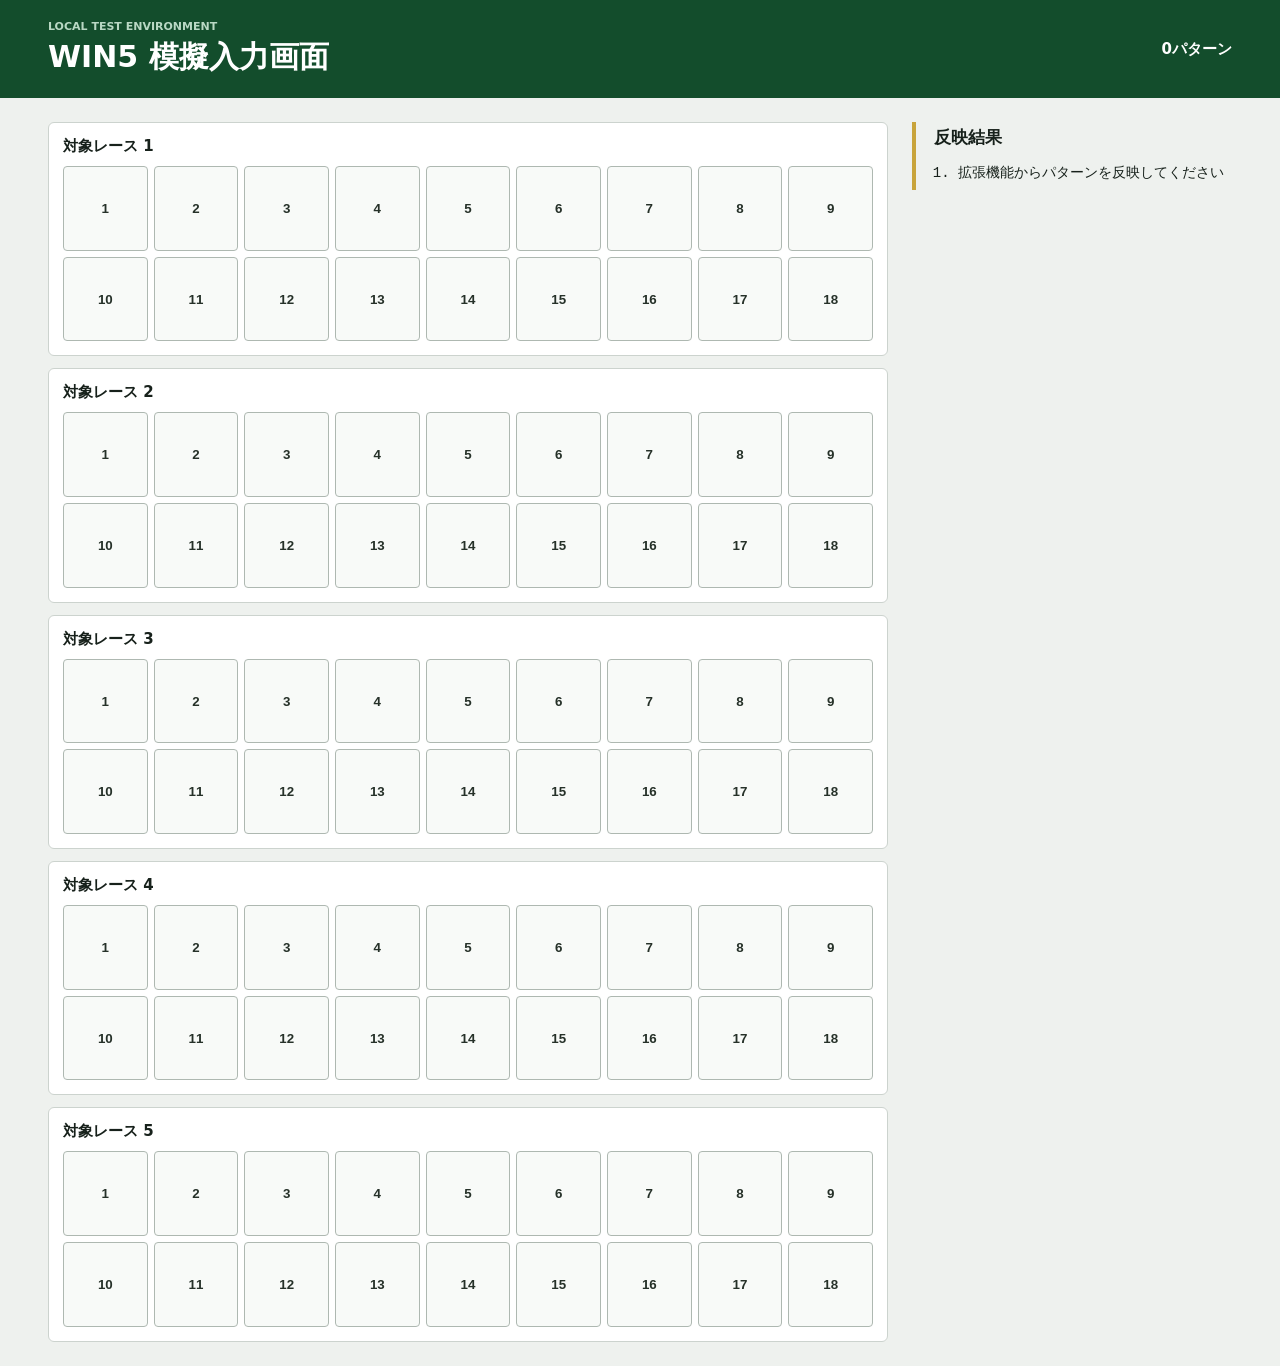
<file: chrome-extension/mock/index.html>
<!doctype html>
<html lang="ja">
  <head>
    <meta charset="utf-8">
    <meta name="viewport" content="width=device-width, initial-scale=1">
    <title>WIN5 Mock Form</title>
    <link rel="stylesheet" href="styles.css">
  </head>
  <body>
    <header>
      <div>
        <p class="eyebrow">LOCAL TEST ENVIRONMENT</p>
        <h1>WIN5 模擬入力画面</h1>
      </div>
      <strong id="count">0パターン</strong>
    </header>
    <main>
      <section data-win5-mock="form" aria-label="WIN5模擬フォーム">
        <div id="races" class="races"></div>
      </section>
      <section class="results" aria-labelledby="results-title">
        <h2 id="results-title">反映結果</h2>
        <ol id="patterns"><li>拡張機能からパターンを反映してください</li></ol>
      </section>
    </main>
    <script src="mock.js"></script>
  </body>
</html>
</file>
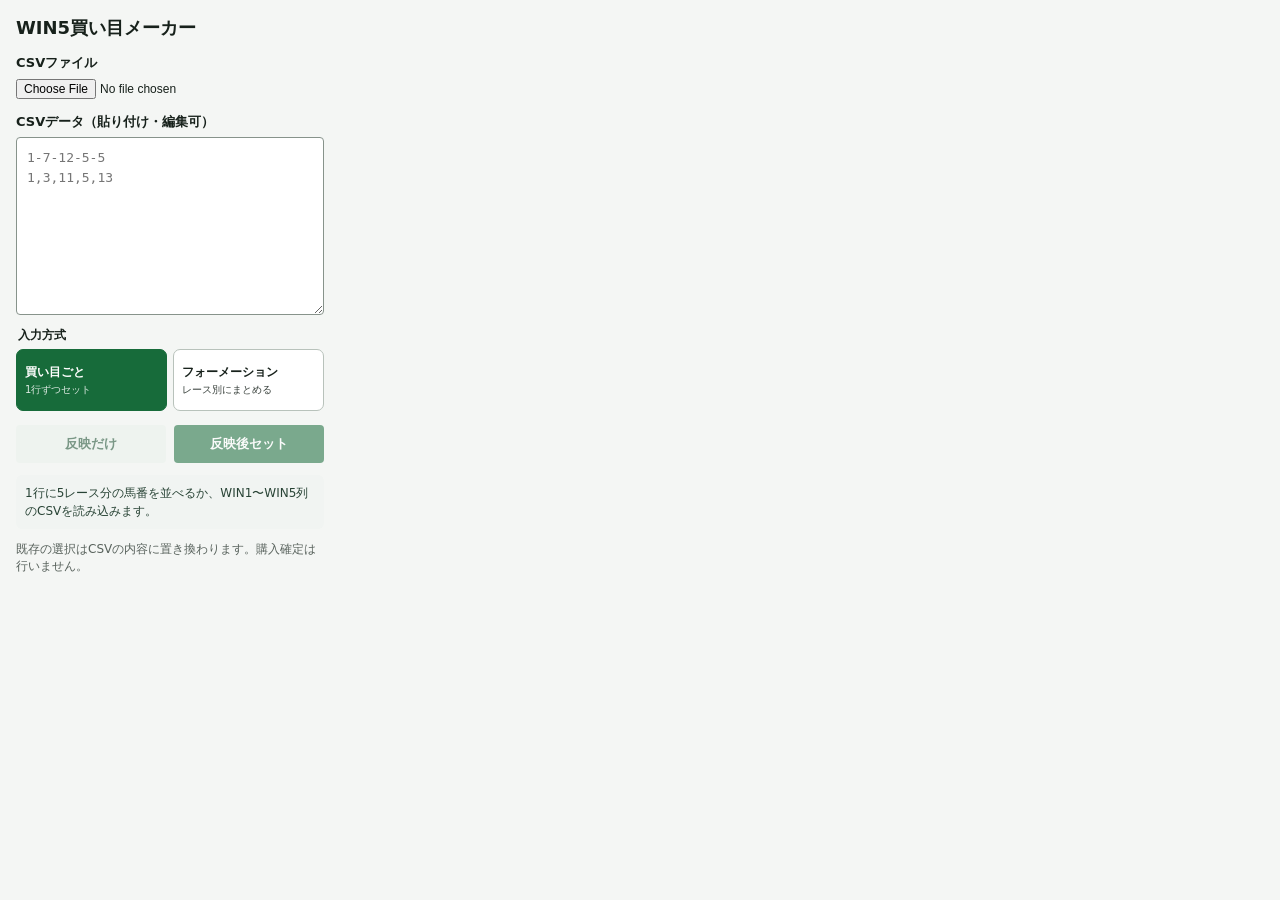
<file: chrome-extension/popup.html>
<!doctype html>
<html lang="ja">
  <head>
    <meta charset="utf-8">
    <meta name="viewport" content="width=device-width, initial-scale=1">
    <title>WIN5買い目メーカー</title>
    <link rel="stylesheet" href="popup.css">
  </head>
  <body>
    <main>
      <h1>WIN5買い目メーカー</h1>
      <label for="csvFile">CSVファイル</label>
      <input id="csvFile" type="file" accept=".csv,text/csv">
      <label for="patterns">CSVデータ（貼り付け・編集可）</label>
      <textarea id="patterns" rows="8" spellcheck="false" placeholder="1-7-12-5-5&#10;1,3,11,5,13"></textarea>
      <fieldset class="mode-select">
        <legend>入力方式</legend>
        <label class="mode-option selected"><input type="radio" name="mode" value="rows" checked><span>買い目ごと<small>1行ずつセット</small></span></label>
        <label class="mode-option"><input type="radio" name="mode" value="formation"><span>フォーメーション<small>レース別にまとめる</small></span></label>
      </fieldset>
      <div class="actions">
        <button id="apply" class="secondary" type="button" disabled>反映だけ</button>
        <button id="applyAndSet" type="button" disabled>反映後セット</button>
      </div>
      <p id="previewText" class="preview" aria-live="polite">1行に5レース分の馬番を並べるか、WIN1〜WIN5列のCSVを読み込みます。</p>
      <p id="status" role="status">既存の選択はCSVの内容に置き換わります。購入確定は行いません。</p>
    </main>
    <script src="popup.js"></script>
  </body>
</html>
</file>
<file: chrome-extension/mock/styles.css>
:root {
  font-family: system-ui, sans-serif;
  color: #17211b;
  background: #eef1ee;
}

* {
  box-sizing: border-box;
}

body {
  margin: 0;
}

header {
  display: flex;
  align-items: center;
  justify-content: space-between;
  gap: 24px;
  padding: 20px clamp(16px, 4vw, 48px);
  color: #fff;
  background: #134d2c;
}

.eyebrow {
  margin: 0 0 4px;
  color: #b9d8c4;
  font-size: 11px;
  font-weight: 700;
  letter-spacing: 0;
}

h1,
h2 {
  margin: 0;
  letter-spacing: 0;
}

h1 {
  font-size: clamp(20px, 3vw, 30px);
}

header strong {
  white-space: nowrap;
  font-size: 15px;
}

main {
  display: grid;
  grid-template-columns: minmax(0, 1fr) minmax(240px, 320px);
  gap: 24px;
  max-width: 1280px;
  margin: 0 auto;
  padding: 24px clamp(16px, 4vw, 48px);
}

.races {
  display: grid;
  gap: 12px;
}

.race {
  border: 1px solid #ccd3ce;
  border-radius: 6px;
  padding: 14px;
  background: #fff;
}

.race h2 {
  margin-bottom: 10px;
  font-size: 15px;
}

.horses {
  display: grid;
  grid-template-columns: repeat(9, minmax(36px, 1fr));
  gap: 6px;
}

.horse {
  aspect-ratio: 1;
  min-width: 0;
  border: 1px solid #aeb8b1;
  border-radius: 4px;
  color: #263129;
  background: #f8faf8;
  font-weight: 700;
  cursor: pointer;
}

.horse.selected {
  border-color: #176b3a;
  color: #fff;
  background: #176b3a;
}

.results {
  align-self: start;
  border-left: 4px solid #c8a43b;
  padding: 4px 0 4px 18px;
}

.results h2 {
  font-size: 17px;
}

.results ol {
  margin: 12px 0 0;
  padding-left: 24px;
  font: 14px/1.8 ui-monospace, monospace;
}

@media (max-width: 760px) {
  header {
    align-items: flex-start;
  }

  main {
    grid-template-columns: 1fr;
  }

  .horses {
    grid-template-columns: repeat(6, minmax(36px, 1fr));
  }
}

@media (max-width: 520px) {
  header {
    flex-direction: column;
    gap: 10px;
  }

  h1 {
    font-size: 24px;
  }
}
</file>
<file: chrome-extension/popup.css>
:root {
  color-scheme: light;
  font-family: system-ui, sans-serif;
}

body {
  width: 340px;
  margin: 0;
  color: #17211b;
  background: #f4f6f4;
}

main {
  padding: 16px;
}

h1 {
  margin: 0 0 14px;
  font-size: 18px;
  letter-spacing: 0;
}

label {
  display: block;
  margin-bottom: 6px;
  font-size: 13px;
  font-weight: 700;
}

textarea {
  box-sizing: border-box;
  width: 100%;
  resize: vertical;
  border: 1px solid #87938b;
  border-radius: 4px;
  padding: 10px;
  font: 13px/1.5 ui-monospace, monospace;
  letter-spacing: 0;
  background: #fff;
}

input[type="file"] {
  box-sizing: border-box;
  width: 100%;
  margin: 0 0 14px;
  font-size: 12px;
}

.actions {
  display: flex;
  gap: 8px;
  margin-top: 8px;
}

.actions button { flex: 1; }

.mode-select {
  display: flex;
  gap: 6px;
  margin: 8px 0;
  padding: 0;
  border: 0;
}

.mode-select legend { margin-bottom: 5px; font-size: 12px; font-weight: 700; }
.mode-option {
  flex: 1;
  display: flex;
  align-items: center;
  min-height: 48px;
  padding: 6px 8px;
  border: 1px solid #b8c2bb;
  border-radius: 7px;
  background: #fff;
  cursor: pointer;
}
.mode-option.selected { color: #fff; border-color: #176b3a; background: #176b3a; }
.mode-option:focus-within { outline: 2px solid #f0a82e; outline-offset: 2px; }
.mode-option input { position: absolute; width: 1px; height: 1px; opacity: 0; }
.mode-option span { display: flex; flex-direction: column; font-size: 12px; font-weight: 700; }
.mode-option small { margin-top: 2px; font-size: 10px; font-weight: 400; opacity: .85; }

button.secondary {
  color: #174b2d;
  background: #eaf2ec;
}

.preview {
  padding: 9px;
  border-radius: 6px;
  background: #f1f4f2;
  color: #284335;
  font-size: 12px;
  line-height: 1.5;
  white-space: pre-line;
}

#status {
  min-height: 18px;
  margin: 8px 0;
  color: #58625c;
  font-size: 12px;
}

#status.error {
  color: #a12424;
}

button {
  width: 100%;
  min-height: 38px;
  border: 0;
  border-radius: 4px;
  color: #fff;
  background: #176b3a;
  font-weight: 700;
  cursor: pointer;
}

button:disabled {
  cursor: default;
  opacity: 0.55;
}
</file>
